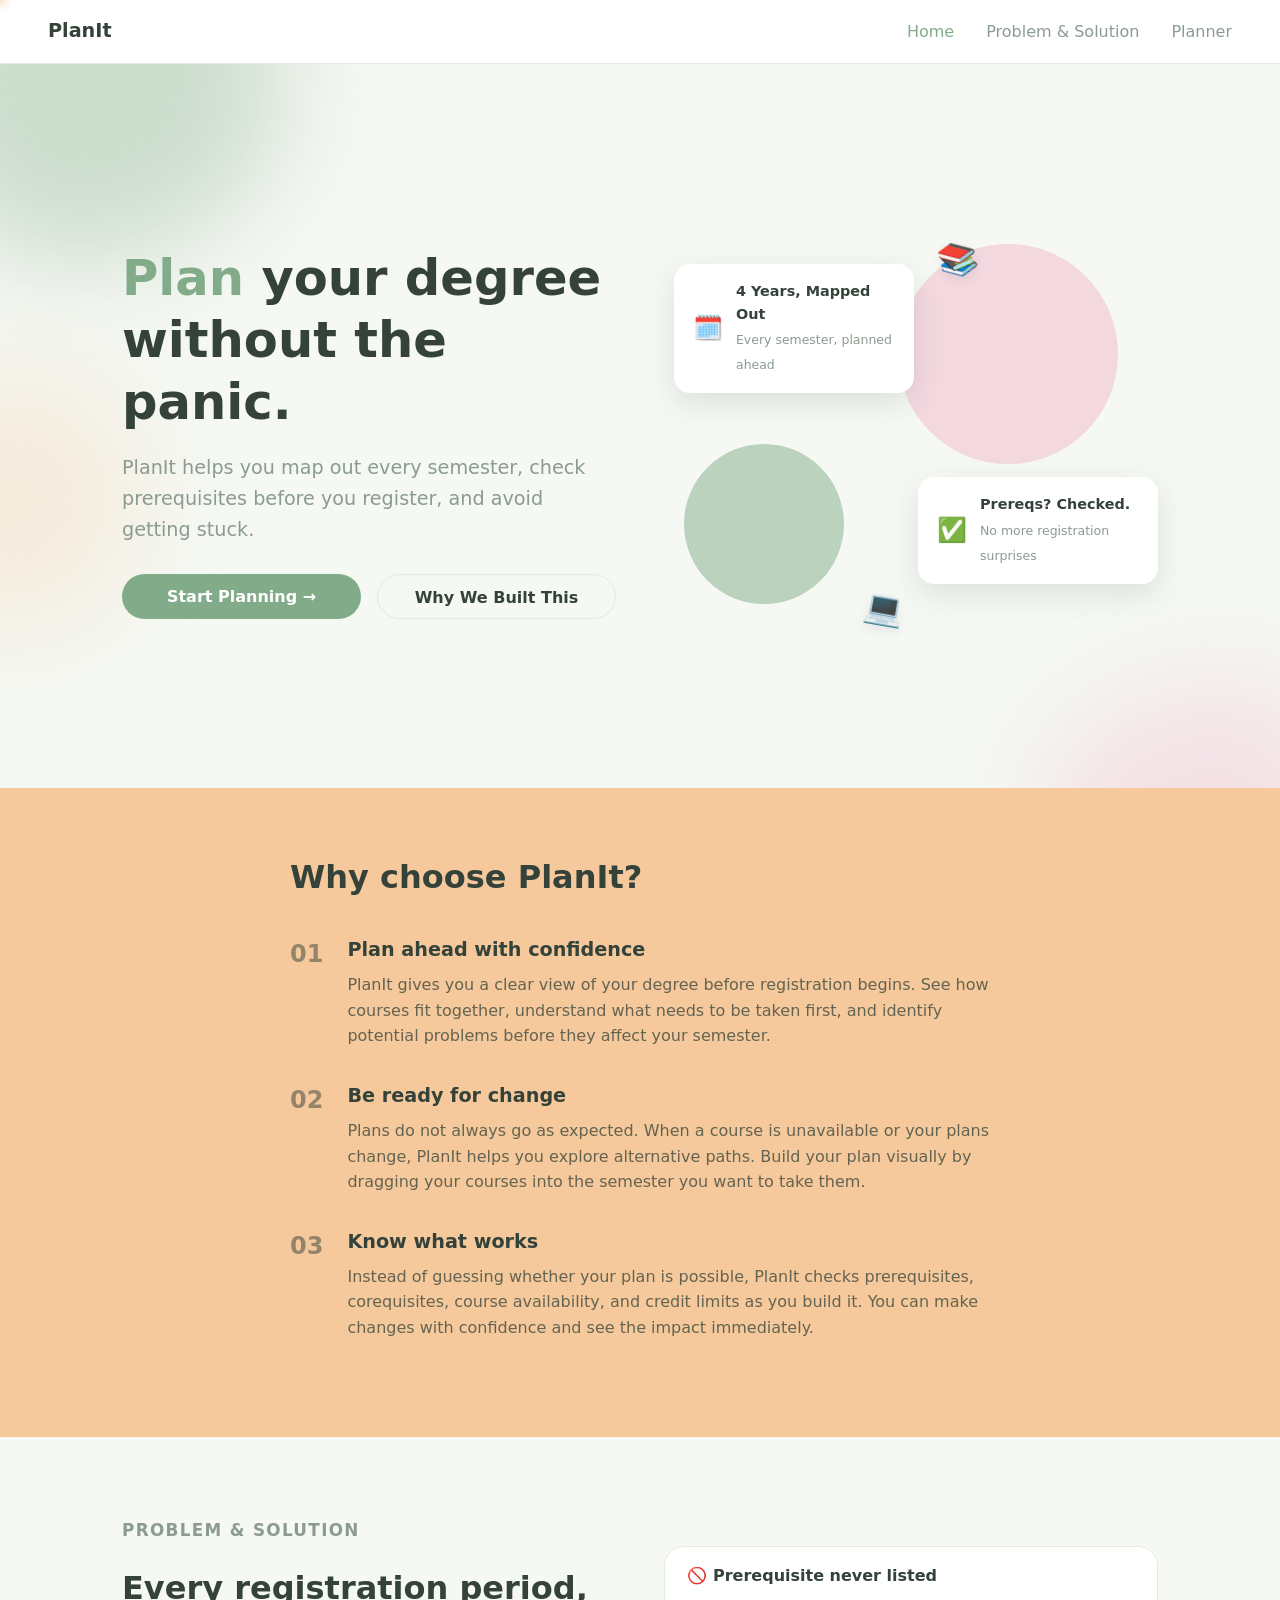
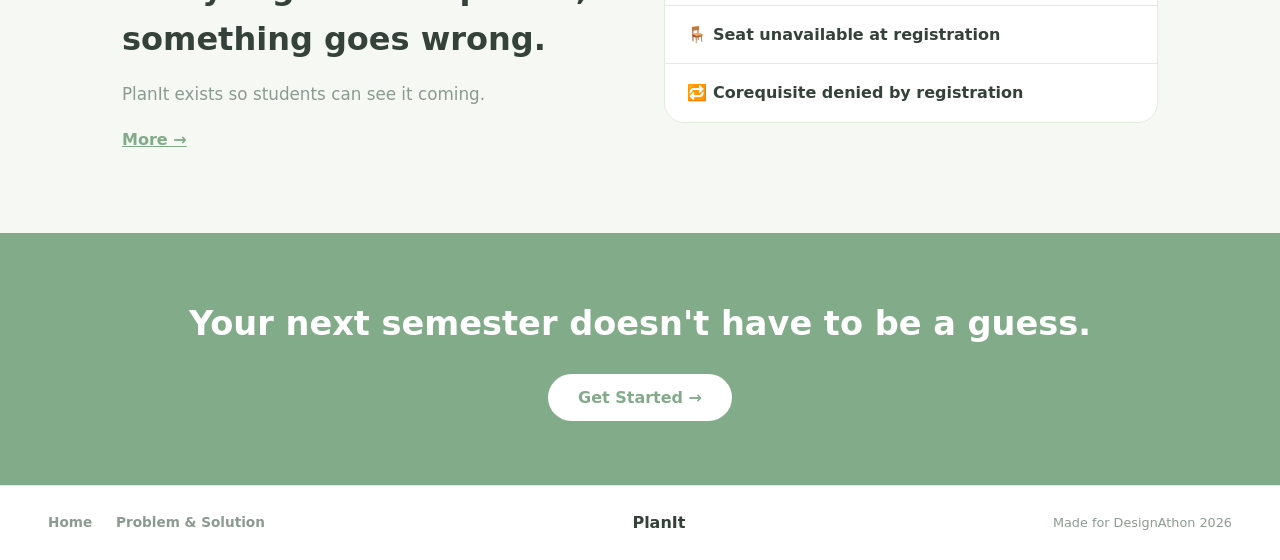
<file: index.html>
<!DOCTYPE html>
<html lang="en">
<head>
  <meta charset="UTF-8">
  <meta name="viewport" content="width=device-width, initial-scale=1.0">
  <title>PlanIt — Home</title>
  <link rel="stylesheet" href="style.css">
</head>
<body>
  <div class="cursor-glow" id="cursor-glow"></div>
  <div class="bg-decor">
    <div class="bg-blob bg-blob-1"></div>
    <div class="bg-blob bg-blob-2"></div>
    <div class="bg-blob bg-blob-3"></div>
  </div>
  <nav>
    <a href="index.html" class="nav-logo">PlanIt</a>
    <ul class="nav-links">
      <li><a href="index.html" class="active">Home</a></li>
      <li><a href="problem-solution.html">Problem & Solution</a></li>
      <li><a href="planner.html">Planner</a></li>
    </ul>
  </nav>

  <main>
    <section class="hero-upgraded">
      <div class="hero-text">
        <h1><span class="highlight">Plan</span> your degree without the panic.</h1>
        <p>PlanIt helps you map out every semester, check prerequisites before you register, and avoid getting stuck.</p>
        <div class="hero-buttons">
          <a href="planner.html" class="btn-primary">Start Planning →</a>
          <a href="problem-solution.html" class="btn-outline">Why We Built This</a>
        </div>
      </div>

      <div class="hero-visual">
        <div class="blob blob-pink"></div>
        <div class="blob blob-purple"></div>

        <div class="sticker sticker-book">📚</div>
        <div class="sticker sticker-laptop">💻</div>

        <div class="floating-card card-1">
          <div class="card-icon">🗓️</div>
          <div>
            <strong>4 Years, Mapped Out</strong>
            <small>Every semester, planned ahead</small>
          </div>
        </div>

        <div class="floating-card card-2">
          <div class="card-icon">✅</div>
          <div>
            <strong>Prereqs? Checked.</strong>
            <small>No more registration surprises</small>
          </div>
        </div>

      </div>
    </section>
  </main>

  <section class="how-it-works-band">
    <div class="how-it-works-inner reveal-slow">
      <h2>Why choose PlanIt?</h2>
      <div class="list-step">
        <span class="list-number">01</span>
        <div>
          <h3>Plan ahead with confidence</h3>
          <p>PlanIt gives you a clear view of your degree before registration begins. See how courses fit together, understand what needs to be taken first, and identify potential problems before they affect your semester.</p>
        </div>
      </div>
      <div class="list-step">
        <span class="list-number">02</span>
        <div>
          <h3>Be ready for change</h3>
          <p>Plans do not always go as expected. When a course is unavailable or your plans change, PlanIt helps you explore alternative paths. Build your plan visually by dragging your courses into the semester you want to take them.</p>
        </div>
      </div>
      <div class="list-step">
        <span class="list-number">03</span>
        <div>
          <h3>Know what works</h3>
          <p>Instead of guessing whether your plan is possible, PlanIt checks prerequisites, corequisites, course availability, and credit limits as you build it. You can make changes with confidence and see the impact immediately.</p>
        </div>
      </div>
    </div>
  </section>

  <section class="ps-preview reveal-slow">
    <div class="ps-preview-text">
      <p class="eyebrow">problem &amp; solution</p>
      <h2>Every registration period, something goes wrong.</h2>
      <p>PlanIt exists so students can see it coming.</p>
      <a href="problem-solution.html" class="link-arrow">More →</a>
    </div>
    <div class="ps-preview-cards">
      <div class="issue-list">
        <div class="issue-item">🚫 Prerequisite never listed</div>
        <div class="issue-item">🪑 Seat unavailable at registration</div>
        <div class="issue-item">🔁 Corequisite denied by registration</div>
      </div>
    </div>
  </section>

  <section class="cta-band reveal-slow">
    <h2>Your next semester doesn't have to be a guess.</h2>
    <a href="planner.html" class="btn-cta">Get Started →</a>
  </section>
  <footer class="site-footer">
    <div class="footer-links">
      <a href="index.html">Home</a>
      <a href="problem-solution.html">Problem & Solution</a>
    </div>
    <a href="index.html" class="footer-brand">PlanIt</a>
    <div class="footer-tag">Made for DesignAthon 2026</div>
  </footer>
  <script src="reveal.js"></script>
  <script src="cursor.js"></script>
</body>
</html>
</file>
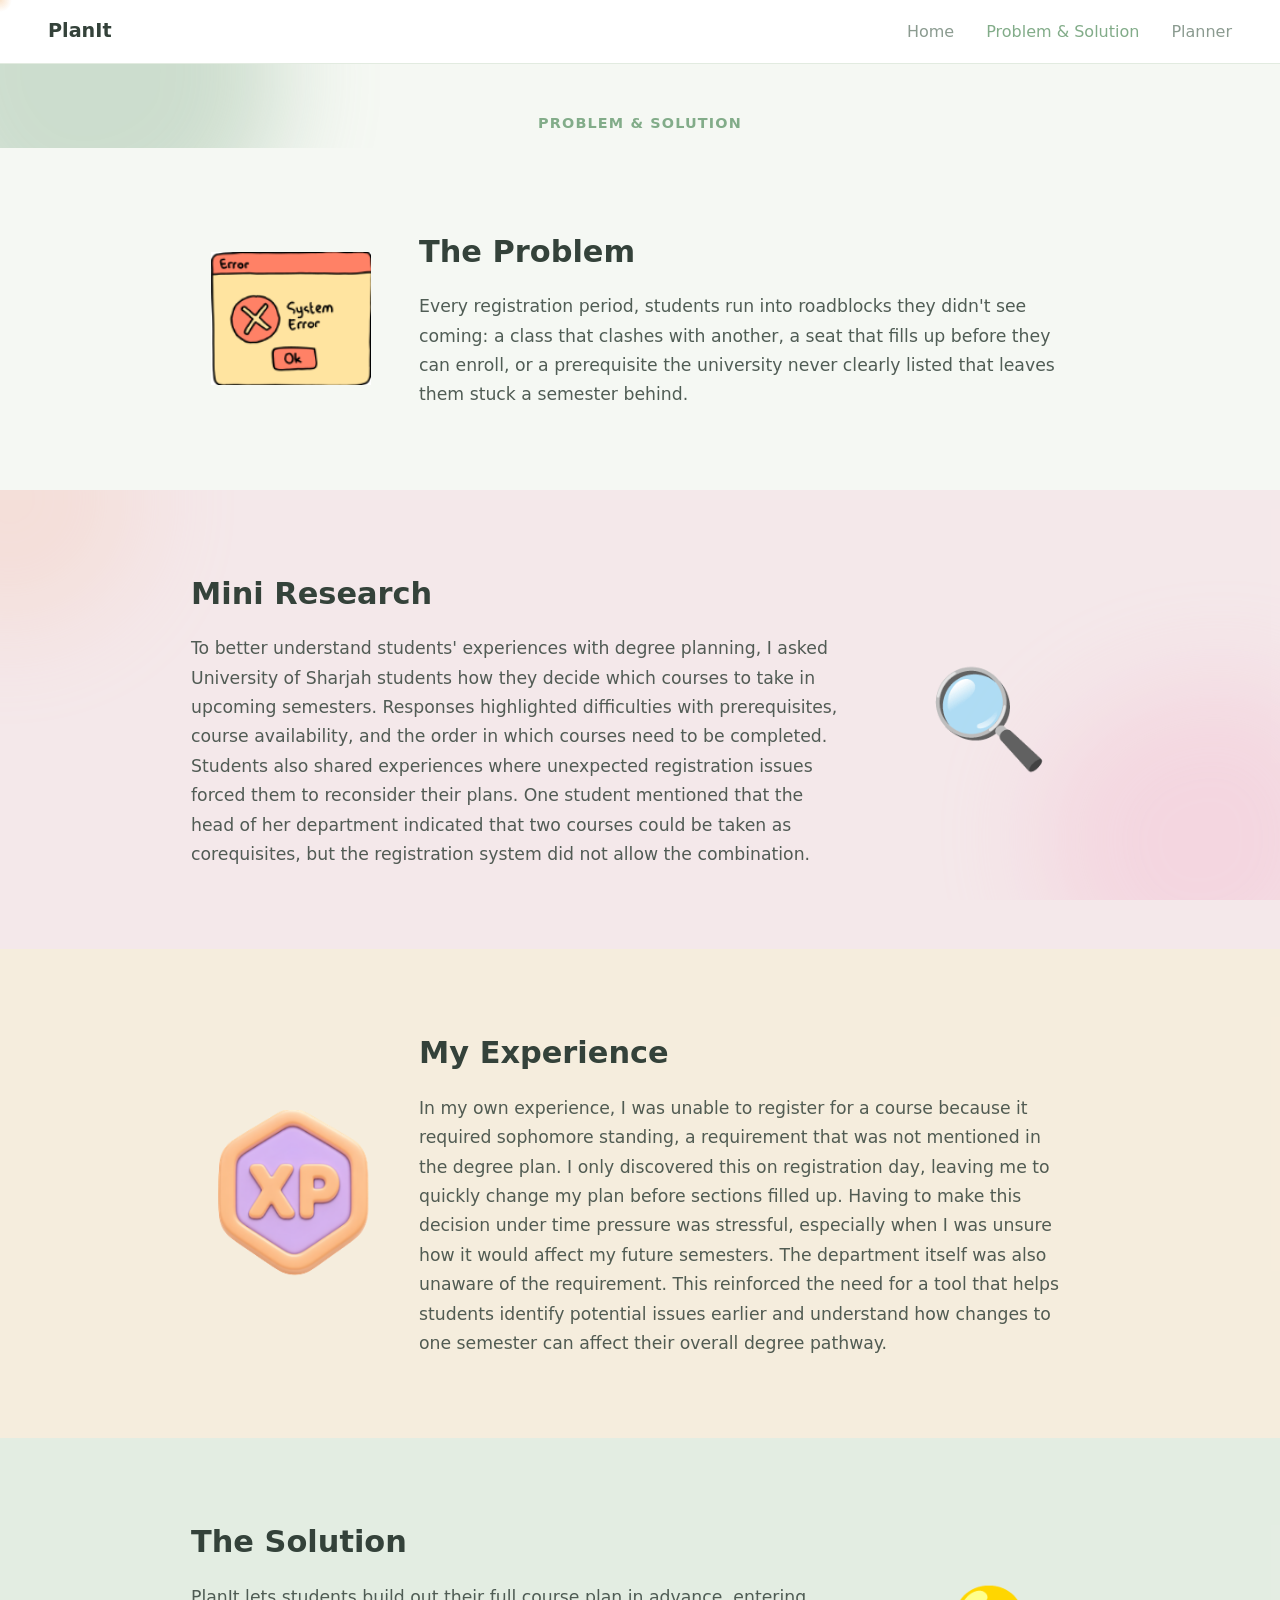
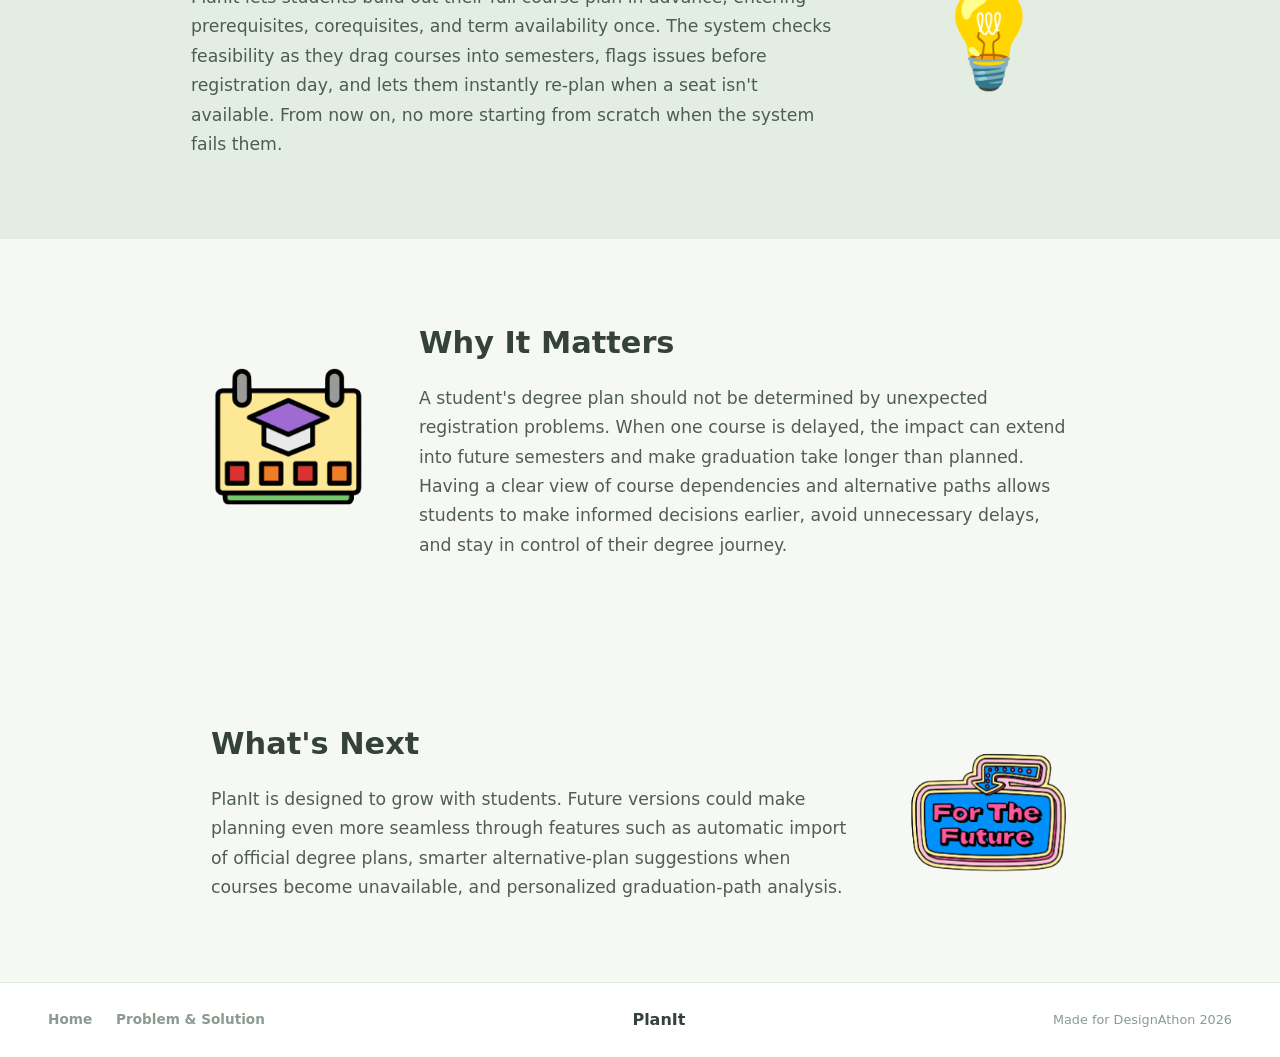
<file: problem-solution.html>
<!DOCTYPE html>
<html lang="en">
<head>
  <meta charset="UTF-8">
  <meta name="viewport" content="width=device-width, initial-scale=1.0">
  <title>PlanIt — Problem & Solution</title>
  <link rel="stylesheet" href="style.css">
</head>
<body>
  <div class="cursor-glow" id="cursor-glow"></div>
  <div class="bg-decor">
    <div class="bg-blob bg-blob-1"></div>
    <div class="bg-blob bg-blob-2"></div>
    <div class="bg-blob bg-blob-3"></div>
  </div>
  <nav>
    <a href="index.html" class="nav-logo">PlanIt</a>
    <ul class="nav-links">
      <li><a href="index.html">Home</a></li>
      <li><a href="problem-solution.html" class="active">Problem & Solution</a></li>
      <li><a href="planner.html">Planner</a></li>
    </ul>
  </nav>

  <main class="page-title-only">
    <p class="eyebrow">problem &amp; solution</p>
  </main>

  <section class="ps-band ps-band-1">
    <img src="images/sticker-problem.png" class="ps-band-icon-img" alt="problems-are-annoying">
    <div class="ps-band-text reveal">
      <h2>The Problem</h2>
      <p>Every registration period, students run into roadblocks they didn't see coming: a class that clashes with another, a seat that fills up before they can enroll, or a prerequisite the university never clearly listed that leaves them stuck a semester behind.</p>
    </div>
  </section>

  <section class="ps-band ps-band-2">
    <div class="ps-band-text reveal">
      <h2>Mini Research</h2>
      <p>To better understand students' experiences with degree planning, I asked University of Sharjah students how they decide which courses to take in upcoming semesters. Responses highlighted difficulties with prerequisites, course availability, and the order in which courses need to be completed. Students also shared experiences where unexpected registration issues forced them to reconsider their plans. One student mentioned that the head of her department indicated that two courses could be taken as corequisites, but the registration system did not allow the combination.</p>
    </div>
    <div class="ps-band-icon">🔍</div>
  </section>

  <section class="ps-band ps-band-3">
    <img src="images/sticker-exp.png" class="ps-band-icon-img" alt="increase-your-exp-i-suppose">
    <div class="ps-band-text reveal">
      <h2>My Experience</h2>
      <p>In my own experience, I was unable to register for a course because it required sophomore standing, a requirement that was not mentioned in the degree plan. I only discovered this on registration day, leaving me to quickly change my plan before sections filled up. Having to make this decision under time pressure was stressful, especially when I was unsure how it would affect my future semesters. The department itself was also unaware of the requirement. This reinforced the need for a tool that helps students identify potential issues earlier and understand how changes to one semester can affect their overall degree pathway.</p>
    </div>
  </section>

  <section class="ps-band ps-band-4">
    <div class="ps-band-text reveal">
      <h2>The Solution</h2>
      <p>PlanIt lets students build out their full course plan in advance, entering prerequisites, corequisites, and term availability once. The system checks feasibility as they drag courses into semesters, flags issues before registration day, and lets them instantly re-plan when a seat isn't available. From now on, no more starting from scratch when the system fails them.</p>
    </div>
    <div class="ps-band-icon">💡</div>
  </section>

  <section class="ps-band ps-band-5">
    <img src="images/sticker-matters.png" class="ps-band-icon-img" alt="must-eradicate-problem">
    <div class="ps-band-text reveal">
      <h2>Why It Matters</h2>
      <p>A student's degree plan should not be determined by unexpected registration problems. When one course is delayed, the impact can extend into future semesters and make graduation take longer than planned. Having a clear view of course dependencies and alternative paths allows students to make informed decisions earlier, avoid unnecessary delays, and stay in control of their degree journey.</p>
    </div>
  </section>

  <section class="ps-band ps-band-6">
    <div class="ps-band-text reveal">
      <h2>What's Next</h2>
      <p>PlanIt is designed to grow with students. Future versions could make planning even more seamless through features such as automatic import of official degree plans, smarter alternative-plan suggestions when courses become unavailable, and personalized graduation-path analysis.</p>
    </div>
    <img src="images/sticker-future.png" class="ps-band-icon-img" alt="looking-to-the-future">
  </section>
  <script src="reveal.js"></script>
  <footer class="site-footer">
    <div class="footer-links">
      <a href="index.html">Home</a>
      <a href="problem-solution.html">Problem & Solution</a>
    </div>
    <a href="index.html" class="footer-brand">PlanIt</a>
    <div class="footer-tag">Made for DesignAthon 2026</div>
  </footer>
  <script src="cursor.js"></script>
</body>
</html>
</file>
<file: style.css>
/* ---- Color Palette (soft pastel) ---- */
:root {
  --bg-main: #F5F8F3;         /* very light sage */
  --bg-card: #FFFFFF;
  --text-dark: #34423A;       /* soft dark green-gray */
  --text-muted: #8B9B90;      /* muted sage-gray */
  --accent: #82AC89;          /* pastel sage green (primary) */
  --accent-secondary: #F3B8CE; /* pastel pink */
  --accent-tertiary: #F5C99B;  /* pastel orange */
  --border-soft: #E2EBE0;
  --bg-dark: #23302A;         /* deep green for dark sections */
}

* {
  margin: 0;
  padding: 0;
  box-sizing: border-box;
}

body {
  font-family: 'Segoe UI', system-ui, sans-serif;
  background-color: var(--bg-main);
  color: var(--text-dark);
  line-height: 1.6;
}

/* ---- Navigation Bar ---- */
nav {
  display: flex;
  justify-content: space-between;
  align-items: center;
  padding: 1rem 3rem;
  background-color: var(--bg-card);
  border-bottom: 1px solid var(--border-soft);
}

.nav-logo {
  font-weight: 600;
  font-size: 1.2rem;
  color: var(--text-dark);
}

.nav-links {
  display: flex;
  gap: 2rem;
  list-style: none;
}

.nav-links a {
  text-decoration: none;
  color: var(--text-muted);
  font-weight: 500;
  transition: color 0.2s;
}

.nav-links a:hover,
.nav-links a.active {
  color: var(--accent);
}

/* ---- Main content container ---- */
main {
  max-width: 1100px;
  margin: 0 auto;
  padding: 6rem 2rem;
}

/* ---- Hero section (home page) ---- */
.hero {
  display: flex;
  flex-direction: column;
  align-items: flex-start;
  gap: 1.5rem;
  max-width: 650px;
}

.hero h1 {
  font-size: 3rem;
  font-weight: 700;
  line-height: 1.2;
  color: var(--text-dark);
}

.hero p {
  font-size: 1.15rem;
  color: var(--text-muted);
}

.btn-primary {
  display: inline-block;
  background-color: var(--accent);
  color: #FFFFFF;
  padding: 0.9rem 1.8rem;
  border-radius: 999px; /* fully pill-shaped, fits the soft/rounded direction */
  text-decoration: none;
  font-weight: 600;
  transition: opacity 0.2s, transform 0.2s;
  margin-top: 0.5rem;
}
.btn-primary, .btn-cta {
  border: 1px solid transparent;
}

.btn-primary:hover {
  opacity: 0.88;
  transform: translateY(-1px);
}

/* ---- Problem & Solution page ---- */
.ps-section {
  max-width: 750px;
  margin-bottom: 3rem;
}

.ps-section h2 {
  font-size: 1.6rem;
  color: var(--accent);
  margin-bottom: 0.8rem;
}

.ps-section p {
  color: var(--text-dark);
  font-size: 1.05rem;
}

/* ---- Scroll Reveal Animation ---- */
.reveal {
  opacity: 0;
  transform: translateY(24px);
  transition: opacity 0.7s ease, transform 0.7s ease;
}

.reveal.visible {
  opacity: 1;
  transform: translateY(0);
}

/* ---- Choice Cards (Build vs Preset) ---- */
.choice-cards {
  display: flex;
  gap: 1.5rem;
  margin-top: 1.5rem;
  flex-wrap: wrap;
}

.choice-card {
  background-color: var(--bg-card);
  border: 1px solid var(--border-soft);
  border-radius: 20px;
  padding: 1.5rem;
  width: 280px;
  text-align: left;
  cursor: pointer;
  transition: border-color 0.2s, transform 0.2s, box-shadow 0.2s;
  font-family: inherit;
  box-shadow: 0 2px 10px rgba(232, 166, 193, 0.08);
}

.choice-card:hover {
  border-color: var(--accent);
  transform: translateY(-3px);
  box-shadow: 0 6px 20px rgba(232, 166, 193, 0.18);
}

.choice-card h3 {
  font-size: 1.1rem;
  margin-bottom: 0.5rem;
  color: var(--text-dark);
}

.choice-card p {
  font-size: 0.9rem;
  color: var(--text-muted);
}

/* ---- Planner Workspace Layout ---- */
.workspace-layout {
  display: flex;
  gap: 2rem;
  align-items: flex-start;
}

#course-sidebar {
  background-color: var(--bg-card);
  border: 1px solid var(--border-soft);
  border-radius: 20px;
  padding: 1.2rem;
  width: 260px;
  flex-shrink: 0;
  max-height: 80vh;
  overflow-y: auto;
  position: sticky;
  top: 20px;
}

#course-sidebar h3 {
  margin-bottom: 1rem;
  color: var(--text-dark);
}

/* Individual draggable course card */
.course-card {
  position: relative;
  background-color: var(--bg-main);
  border: 1px solid var(--border-soft);
  border-radius: 16px;
  padding: 0.7rem 0.9rem;
  margin-bottom: 0.6rem;
  cursor: grab;
  font-size: 0.9rem;
  transition: background-color 0.15s, border-color 0.15s;
}

.course-card:hover {
  background-color: var(--bg-card);
  border-color: var(--accent);
}

.course-card:active {
  cursor: grabbing;
}

.course-card strong {
  display: block;
  color: var(--text-dark);
  font-size: 0.9rem;
}

.course-card small {
  color: var(--text-muted);
}

.course-card-header {
  display: flex;
  justify-content: space-between;
  align-items: center;
}

.btn-delete {
  background: none;
  border: none;
  cursor: pointer;
  font-size: 0.85rem;
  opacity: 0.6;
  padding: 0 0.2rem;
}

.btn-delete:hover {
  opacity: 1;
}

/* Expandable course details (hover-based, inline growth) */
.course-details {
  display: none;
  margin-top: 0.6rem;
  padding-top: 0.6rem;
  border-top: 1px solid var(--border-soft);
  font-size: 0.78rem;
  color: var(--text-muted);
  line-height: 1.5;
}

.course-details p {
  margin-bottom: 0.3rem;
}

.course-card:hover .course-details {
  display: block;
}

/* ---- Workspace Toolbar + Add Semester ---- */
.workspace-toolbar {
  display: flex;
  gap: 1rem;
  margin-bottom: 1rem;
}

/* ---- Per-year "Add Semester" ghost card + inline form ---- */
.add-semester-ghost {
  width: 200px;
  min-height: 90px;
  border: 1px dashed var(--border-soft);
  border-radius: 16px;
  display: flex;
  align-items: center;
  justify-content: center;
  color: var(--text-muted);
  font-weight: 600;
  font-size: 0.9rem;
  cursor: pointer;
  transition: border-color 0.2s, color 0.2s;
  flex-shrink: 0;
}

.add-semester-ghost:hover {
  border-color: var(--accent);
  color: var(--accent);
}

.add-semester-inline {
  width: 200px;
  padding: 1rem;
  background-color: var(--bg-card);
  border: 1px solid var(--border-soft);
  border-radius: 16px;
  display: flex;
  flex-direction: column;
  gap: 0.6rem;
  flex-shrink: 0;
}

.add-semester-inline select {
  padding: 0.5rem;
  border: 1px solid var(--border-soft);
  border-radius: 10px;
  font-family: inherit;
}

/* ---- Edit-terms inline form (always visible while editing, not hover-based) ---- */
.course-edit-form {
  margin-top: 0.6rem;
  padding-top: 0.6rem;
  border-top: 1px solid var(--border-soft);
  font-size: 0.8rem;
}


/* ---- Semester Grid: vertical stack of year groups ---- */
#semester-grid {
  display: flex;
  flex-direction: column;
  gap: 1.5rem;
  flex: 1;
}

.year-group {
  background-color: var(--bg-card);
  border: 1px solid var(--border-soft);
  border-radius: 20px;
  padding: 1rem;
}

.year-label {
  color: var(--accent);
  margin-bottom: 0.8rem;
  font-size: 1rem;
}

.semester-row {
  display: flex;
  flex-wrap: wrap;
  gap: 1rem;
}

.semester-column {
  background-color: var(--bg-card);
  border: 1px solid var(--border-soft);
  border-radius: 16px;
  padding: 1rem;
  width: 200px;
  flex-shrink: 0;
}

.semester-column h4 {
  color: var(--text-dark);
  margin-bottom: 0.8rem;
  font-size: 1rem;
  text-align: center;
}

.semester-dropzone {
  min-height: 90px; /* was 300px — now fits ~2 cards, grows naturally as more are added */
  border: 1px dashed var(--border-soft);
  border-radius: 14px;
  padding: 0.5rem;
}

/* ---- Add Course Form ---- */
.btn-secondary {
  width: 100%;
  background-color: var(--bg-main);
  border: 1px solid var(--border-soft);
  border-radius: 14px;
  padding: 0.6rem;
  margin-bottom: 1rem;
  cursor: pointer;
  color: var(--text-dark);
  font-weight: 600;
  transition: border-color 0.2s;
}

.btn-secondary:hover {
  border-color: var(--accent);
}

#add-course-form {
  display: flex;
  flex-direction: column;
  gap: 0.6rem;
  margin-bottom: 1.2rem;
  padding: 1rem;
  background-color: var(--bg-main);
  border-radius: 16px;
}

#add-course-form input,
#add-course-form select {
  padding: 0.5rem;
  border: 1px solid var(--border-soft);
  border-radius: 10px;
  font-family: inherit;
  font-size: 0.85rem;
  background-color: var(--bg-card);
}

.field-hint {
  color: var(--text-muted);
  font-size: 0.75rem;
  margin-top: -0.4rem;
}

.checkbox-row {
  display: flex;
  gap: 0.8rem;
  font-size: 0.85rem;
}

.form-btn-row {
  display: flex;
  gap: 0.6rem;
}

.form-btn-row button {
  flex: 1 1 50%;
  width: 50%;
  box-sizing: border-box;
}

.btn-primary-small {
  border: 1px solid transparent;
  background-color: var(--accent);
  color: #FFFFFF;
  border: none;
  border-radius: 10px;
  padding: 0.6rem;
  font-weight: 600;
  cursor: pointer;
  transition: opacity 0.2s;
}

.btn-primary-small:hover {
  opacity: 0.85;
}

.btn-secondary-small {
  background-color: var(--bg-card);
  border: 1px solid var(--border-soft);
  border-radius: 10px;
  padding: 0.6rem;
  font-weight: 600;
  color: var(--text-muted);
  cursor: pointer;
  transition: border-color 0.2s, color 0.2s;
}

.btn-secondary-small:hover {
  border-color: var(--accent);
  color: var(--text-dark);
}
.btn-primary, .btn-outline, .btn-cta {
  display: inline-flex;
  align-items: center;
  justify-content: center;
  line-height: 1;
  padding: 0.9rem 1.8rem;
  text-align: center;
}

/* ---- Hero with floating cards ---- */
.hero-upgraded {
  display: flex;
  align-items: center;
  gap: 3rem;
  flex-wrap: wrap;
  padding: 4rem 0 3rem;
}

.hero-text { flex: 1; min-width: 320px; }


.hero-text h1 {
  font-size: 2.8rem;
  font-weight: 700;
  line-height: 1.25;
  color: var(--text-dark);
  margin-bottom: 1.2rem;
}

.hero-text h1 .highlight { color: var(--accent); }

.hero-text p {
  font-size: 1.1rem;
  color: var(--text-muted);
  max-width: 480px;
  margin-bottom: 1.8rem;
}

.hero-buttons {
  display: flex;
  gap: 1rem;
  flex-wrap: wrap;
}

.hero-buttons a {
  width: 220px;
  text-align: center;
}
.btn-outline {
  display: inline-block;
  background-color: transparent;
  color: var(--text-dark);
  border: 1px solid var(--border-soft);
  padding: 0.9rem 1.8rem;
  border-radius: 999px;
  text-decoration: none;
  font-weight: 600;
  transition: border-color 0.2s;
}

.btn-outline:hover { border-color: var(--accent); }

.hero-visual { flex: 1; min-width: 320px; position: relative; height: 420px; }

.blob { position: absolute; border-radius: 50%; opacity: 0.5; z-index: 0; }
.blob-pink { width: 220px; height: 220px; background-color: var(--accent-secondary); top: 20px; right: 40px; }
.blob-purple { width: 160px; height: 160px; background-color: var(--accent); bottom: 40px; left: 20px; }

.sticker { position: absolute; font-size: 2rem; z-index: 1; filter: drop-shadow(0 4px 6px rgba(0,0,0,0.08)); }
.sticker-book { top: 10px; right: 180px; transform: rotate(-12deg); }
.sticker-laptop { bottom: 10px; left: 200px; transform: rotate(10deg); }

.floating-card {
  position: absolute;
  background-color: var(--bg-card);
  border-radius: 16px;
  padding: 1rem 1.2rem;
  box-shadow: 0 10px 30px rgba(52, 66, 58, 0.12);
  display: flex;
  align-items: center;
  gap: 0.8rem;
  z-index: 1;
  width: 240px;
}

.card-icon { font-size: 1.5rem; }
.floating-card strong { display: block; font-size: 0.9rem; color: var(--text-dark); }
.floating-card small { color: var(--text-muted); font-size: 0.78rem; }
.card-1 { top: 40px; left: 10px; }
.card-2 { bottom: 60px; right: 0; }

.floating-tag {
  position: absolute;
  top: 200px;
  right: 60px;
  background-color: var(--text-dark);
  color: #FFFFFF;
  padding: 0.5rem 1rem;
  border-radius: 999px;
  font-size: 0.8rem;
  font-weight: 600;
  z-index: 1;
}

@media (max-width: 900px) {
  .hero-visual { height: 320px; width: 100%; }
}

/* ---- How It Works Band (light, distinct section) ---- */
.how-it-works-band {
  background-color: var(--accent-tertiary);
  background-attachment: fixed !important;
  background-size: cover;
  padding: 4rem 2rem;
}

.how-it-works-inner {
  max-width: 700px;
  margin: 0 auto;
}

.how-it-works-inner h2 {
  font-size: 1.8rem;
  color: var(--text-dark);
  margin-bottom: 2rem;
}

.list-step { display: flex; gap: 1.5rem; margin-bottom: 2rem; }
.list-number { font-size: 1.5rem; font-weight: 700; color: var(--text-dark); opacity: 0.5; flex-shrink: 0; }
.list-step h3 { color: var(--text-dark); margin-bottom: 0.4rem; font-size: 1.1rem; }
.list-step p { color: var(--text-dark); opacity: 0.75; font-size: 0.95rem; }

/* ---- Problem & Solution Preview ---- */
.ps-preview {
  max-width: 1100px;
  margin: 0 auto;
  padding: 5rem 2rem;
  display: flex;
  align-items: center;
  gap: 3rem;
  flex-wrap: wrap;
}

.ps-preview-text { flex: 1; min-width: 300px; }
.eyebrow { color: var(--accent); font-weight: 700; letter-spacing: 0.08em; text-transform: uppercase; font-size: 0.8rem; margin-bottom: 0.8rem; }
.ps-preview h2 { font-size: 1.8rem; color: var(--text-dark); margin-bottom: 1rem; }
.ps-preview-text p { color: var(--text-muted); margin-bottom: 1.2rem; max-width: 420px; }
.link-arrow { color: var(--accent); font-weight: 700; text-decoration: underline; }

.ps-preview-cards { flex: 1; min-width: 260px; display: flex; flex-direction: column; gap: 1rem; }

.issue-list {
  border: 1px solid var(--border-soft);
  border-radius: 20px;
  overflow: hidden;
  background-color: var(--bg-card);
}
.issue-item {
  padding: 1rem 1.4rem;
  font-weight: 600;
  color: var(--text-dark);
  border-bottom: 1px solid var(--border-soft);
}
.issue-item:last-child { border-bottom: none; }

/* ---- Simple CTA ---- */
.cta-band {
  background-color: var(--accent);
  text-align: center;
  padding: 4rem 2rem;
  color: #FFFFFF;
}
.cta-band h2 { font-size: 2.1rem; margin-bottom: 1.5rem; }

.btn-cta {
  background-color: #FFFFFF;
  color: var(--accent);
  padding: 0.9rem 1.8rem;
  border-radius: 999px;
  text-decoration: none;
  font-weight: 700;
  transition: transform 0.2s;
}
.btn-cta:hover { transform: translateY(-2px); }

/* Bigger text across home page */
.hero-text h1 { font-size: 3.1rem; }
.hero-text p { font-size: 1.2rem; }
.how-it-works-inner h2 { font-size: 2rem; }
.list-step h3 { font-size: 1.2rem; }
.list-step p { font-size: 1rem; }
.ps-preview h2 { font-size: 2rem; }
.ps-preview-text p { font-size: 1.05rem; }
.modal-overlay {
  display: none;
  position: fixed;
  inset: 0;
  background-color: rgba(52, 66, 58, 0.4);
  align-items: center;
  justify-content: center;
  z-index: 100;
}

.modal-box {
  background-color: var(--bg-card);
  border-radius: 20px;
  padding: 2rem;
  max-width: 420px;
  width: 90%;
  position: relative;
}

.modal-box h2 {
  color: var(--text-dark);
  margin-bottom: 1rem;
}

.modal-box p {
  color: var(--text-muted);
  margin-bottom: 0.8rem;
  font-size: 0.95rem;
}

.modal-close {
  position: absolute;
  top: 1rem;
  right: 1rem;
  background: none;
  border: none;
  font-size: 1.1rem;
  cursor: pointer;
  color: var(--text-muted);
}

.modal-box .btn-primary-small {
  margin-top: 1rem;
  width: 100%;
}
.modal-box .form-btn-row .btn-primary-small,
.modal-box .form-btn-row .btn-secondary-small {
  width: 50%;
  margin-top: 0;
}

.plan-title {
  color: var(--text-dark);
  font-size: 1.3rem;
  margin-bottom: 1.5rem;
}


.site-footer {
  display: flex;
  justify-content: space-between;
  align-items: center;
  padding: 1.5rem 3rem;
  border-top: 1px solid var(--border-soft);
  background-color: var(--bg-card);
  flex-wrap: wrap;
  gap: 1rem;
}
.footer-links { display: flex; gap: 1.5rem; }
.footer-links a { color: var(--text-muted); text-decoration: none; font-size: 0.85rem; font-weight: 600; }
.footer-links a:hover { color: var(--accent); }
.footer-brand { font-weight: 700; color: var(--text-dark); }
.footer-tag { color: var(--text-muted); font-size: 0.8rem; }

.reveal-slow {
  opacity: 0;
  transform: translateY(30px);
  transition: opacity 1.2s ease, transform 1.2s ease;
}
.reveal-slow.visible {
  opacity: 1;
  transform: translateY(0);
}

.page-title-only { padding: 3rem 2rem 0; max-width: none; }
.page-title-only .eyebrow { font-size: 0.9rem; }

.ps-band {
  display: flex;
  align-items: center;
  gap: 3rem;
  padding: 5rem 3rem;
  flex-wrap: wrap;
}
.ps-band-icon {
  font-size: 6rem;
  flex-shrink: 0;
  width: 200px;
  text-align: center;
}
.ps-band-text { flex: 1; min-width: 280px; max-width: 650px; }
.ps-band-text h2 { font-size: 1.9rem; color: var(--text-dark); margin-bottom: 1rem; }
.ps-band-text p { font-size: 1.08rem; color: var(--text-dark); opacity: 0.85; line-height: 1.7; }

.ps-band-1 { background-color: var(--bg-main); }
.ps-band-2 { background-color: rgba(243, 184, 206, 0.25); }
.ps-band-3 { background-color: rgba(245, 201, 155, 0.25); }
.ps-band-4 { background-color: rgba(130, 172, 137, 0.15); }
.ps-band-5 { background-color: var(--bg-main);}

.choice-icon { font-size: 2rem; margin-bottom: 0.8rem; }
.plan-heading {
  display: flex;
  justify-content: space-between;
  align-items: flex-end;
  flex-wrap: wrap;
  gap: 1rem;
  margin-bottom: 1.5rem;
}
.plan-title { color: var(--text-dark); font-size: 1.7rem; margin-bottom: 0.4rem; }
.plan-tagline { color: var(--text-muted); font-size: 1rem; }

body {
  display: flex;
  flex-direction: column;
  min-height: 100vh;
}

.site-footer {
  margin-top: auto;
}
.ps-band {
  justify-content: center;
}

.ps-band-text {
  flex: 0 1 650px; /* don't grow beyond what the text needs */
}

.bg-decor {
  position: fixed;
  inset: 0;
  overflow: hidden;
  z-index: -1;
  pointer-events: none;
}
.bg-blob {
  position: absolute;
  filter: blur(50px);
  opacity: 0.35;
  border-radius: 62% 38% 55% 45% / 45% 55% 45% 55%;
}
.bg-blob-1 { width: 380px; height: 380px; top: -120px; left: -100px; background-color: var(--accent); }
.bg-blob-2 { width: 320px; height: 320px; bottom: -100px; right: -80px; background-color: var(--accent-secondary); }
.bg-blob-3 { width: 260px; height: 260px; bottom: 30%; left: -120px; background-color: var(--accent-tertiary); opacity: 0.25; }


.screen-fade-out {
  opacity: 0;
  transform: translateX(-24px);
  transition: opacity 0.25s ease, transform 0.25s ease;
}
@keyframes screenFadeIn {
  from { opacity: 0; transform: translateX(24px); }
  to { opacity: 1; transform: translateX(0); }
}
.screen-fade-in { animation: screenFadeIn 0.35s ease; }

.saved-badge {
  display: none;
  margin-top: 0.6rem;
  font-size: 0.8rem;
  font-weight: 700;
  color: var(--accent);
}

a.nav-logo, a.footer-brand {
  text-decoration: none;
  color: var(--text-dark);
}

.ps-band-icon-img {
  width: 160px;
  height: auto;
  flex-shrink: 0;
}


.modal-input {
  width: 100%;
  padding: 0.7rem;
  border: 1px solid var(--border-soft);
  border-radius: 10px;
  font-family: inherit;
  margin-bottom: 1rem;
}

.saved-plan-card {
  position: relative;
}

.saved-plan-date {
  display: block;
  color: var(--text-muted);
  font-size: 0.78rem;
  margin-top: 0.4rem;
}

.btn-delete-plan {
  position: absolute;
  bottom: 0.8rem;
  right: 1rem;
  background: none;
  border: none;
  cursor: pointer;
  opacity: 0.5;
  font-size: 0.9rem;
}

.btn-delete-plan:hover { opacity: 1; }

/* ---- FINAL OVERRIDE: force equal-width button pairs everywhere ---- */
.form-btn-row {
  display: flex !important;
  gap: 0.6rem !important;
}

.form-btn-row button {
  flex: 1 1 0 !important;
  width: auto !important;
  height: 50px;
}

.hero-buttons {
  display: flex !important;
  gap: 1rem !important;
}

.hero-buttons a {
  flex: 1 1 0 !important;
  width: auto !important;
  min-width: 220px;
  height: 45px;
  margin-top: 0;
}

.cursor-glow {
  position: fixed;
  width: 24px;
  height: 24px;
  border-radius: 50%;
  background: radial-gradient(circle, var(--accent-tertiary) 0%, transparent 70%);
  opacity: 0.5;
  pointer-events: none;
  transform: translate(-50%, -50%);
  z-index: 9999;
  transition: transform 0.08s ease-out, opacity 0.2s;
}

@media (max-width: 768px) {
  .cursor-glow { display: none; } /* no mouse on touch devices */
}

.plan-heading-actions {
  display: flex;
  gap: 0.6rem;
}

/* ============================
   MOBILE RESPONSIVE OVERRIDES
   Only applies below 700px wide — desktop styling above is untouched
   ============================ */
@media (max-width: 700px) {
  /* Hide decorative floating hero elements on mobile - they overlap content at small sizes */
  .hero-visual {
    display: none;
  }
  /* Nav: stack logo above links, smaller gaps */
  nav {
    flex-direction: column;
    gap: 0.8rem;
    padding: 1rem 1.5rem;
  }
  .nav-links {
    gap: 1rem;
    flex-wrap: wrap;
    justify-content: center;
  }

  /* Main content: less side padding on small screens */
  main {
    padding: 2.5rem 1.2rem;
  }

  /* Hero: stack text above visual, shrink text sizes */
  .hero-upgraded {
    flex-direction: column;
    padding: 1rem 0 2rem;
  }
  .hero-text h1 {
    font-size: 2rem !important;
  }
  .hero-text p {
    font-size: 1rem !important;
  }
  .hero-buttons {
    flex-direction: column;
    width: 100%;
  }

  /* How It Works band: smaller heading, tighter spacing */
  .how-it-works-inner h2 {
    font-size: 1.5rem !important;
  }
  .list-step {
    gap: 1rem;
  }

  /* Problem & Solution preview: stack, smaller heading */
  .ps-preview {
    flex-direction: column;
    padding: 3rem 1.2rem;
    gap: 2rem;
  }
  .ps-preview h2 {
    font-size: 1.5rem !important;
  }

  /* Problem & Solution page bands: stack icon above text */
  .ps-band {
    flex-direction: column;
    padding: 3rem 1.5rem;
    text-align: center;
    gap: 1.5rem;
  }
  .ps-band-icon, .ps-band-icon-img {
    width: 100px;
  }
  .ps-band-text h2 {
    font-size: 1.5rem;
  }
  .ps-band-text p {
    font-size: 0.95rem;
  }

  /* Planner: stack sidebar above the semester grid instead of side-by-side */
  .workspace-layout {
    flex-direction: column;
  }
  #course-sidebar {
    width: 100%;
    position: static; /* sticky doesn't make sense once stacked */
    max-height: none;
  }
  #semester-grid {
    width: 100%;
  }
  .semester-row {
    justify-content: center;
  }

  /* Choice cards: full width instead of fixed 280px */
  .choice-card {
    width: 100%;
  }

  /* Plan heading: stack title above save/reset buttons */
  .plan-heading {
    flex-direction: column;
    align-items: flex-start;
  }
  .plan-heading-actions {
    width: 100%;
  }
  .plan-heading-actions button {
    flex: 1;
  }

  /* Modals: tighter padding on small screens */
  .modal-box {
    padding: 1.5rem;
  }

  /* Footer: stack instead of spread across */
  .site-footer {
    flex-direction: column;
    text-align: center;
    padding: 1.2rem;
  }

  /* Hide the decorative cursor glow entirely on touch/small screens (already partly handled, this reinforces it) */
  .cursor-glow {
    display: none;
  }

  /* Background blobs: shrink so they don't dominate a small viewport */
  .bg-blob-1, .bg-blob-2, .bg-blob-3 {
    width: 180px;
    height: 180px;
  }
}
</file>
